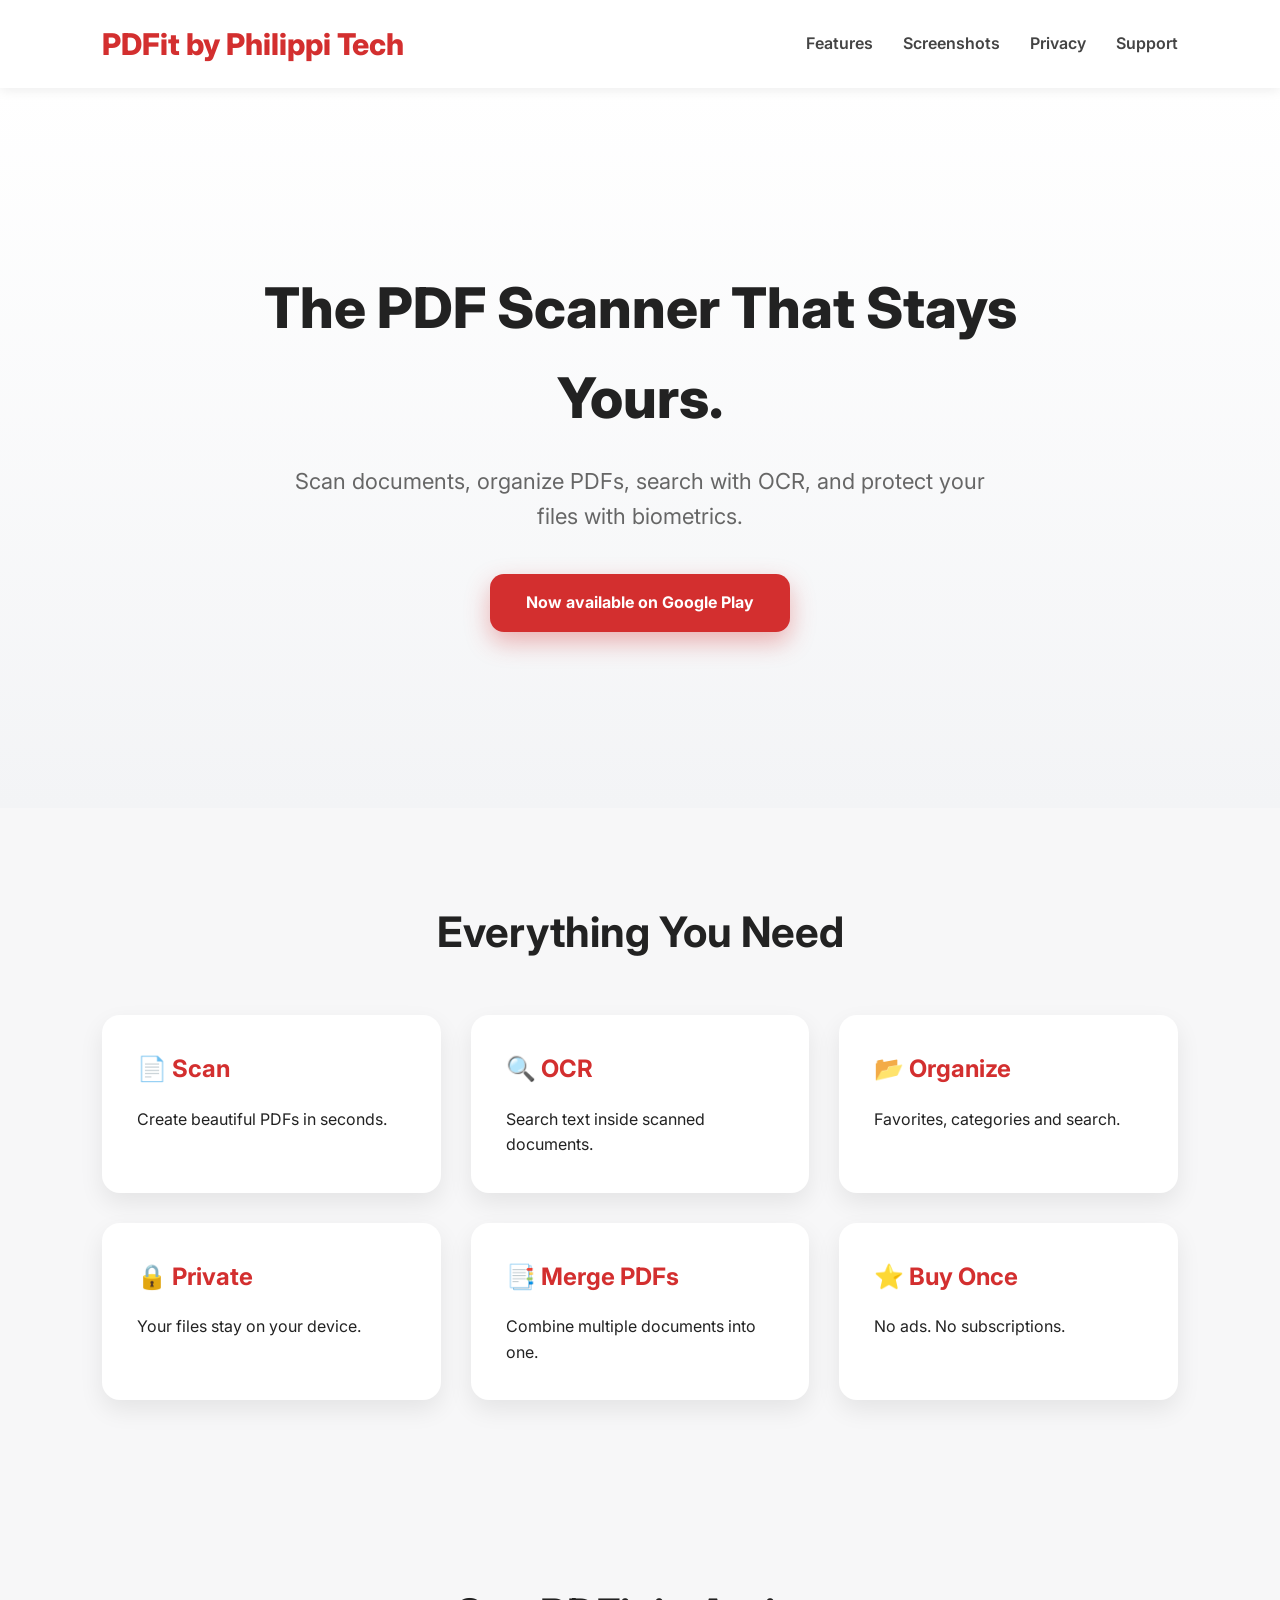
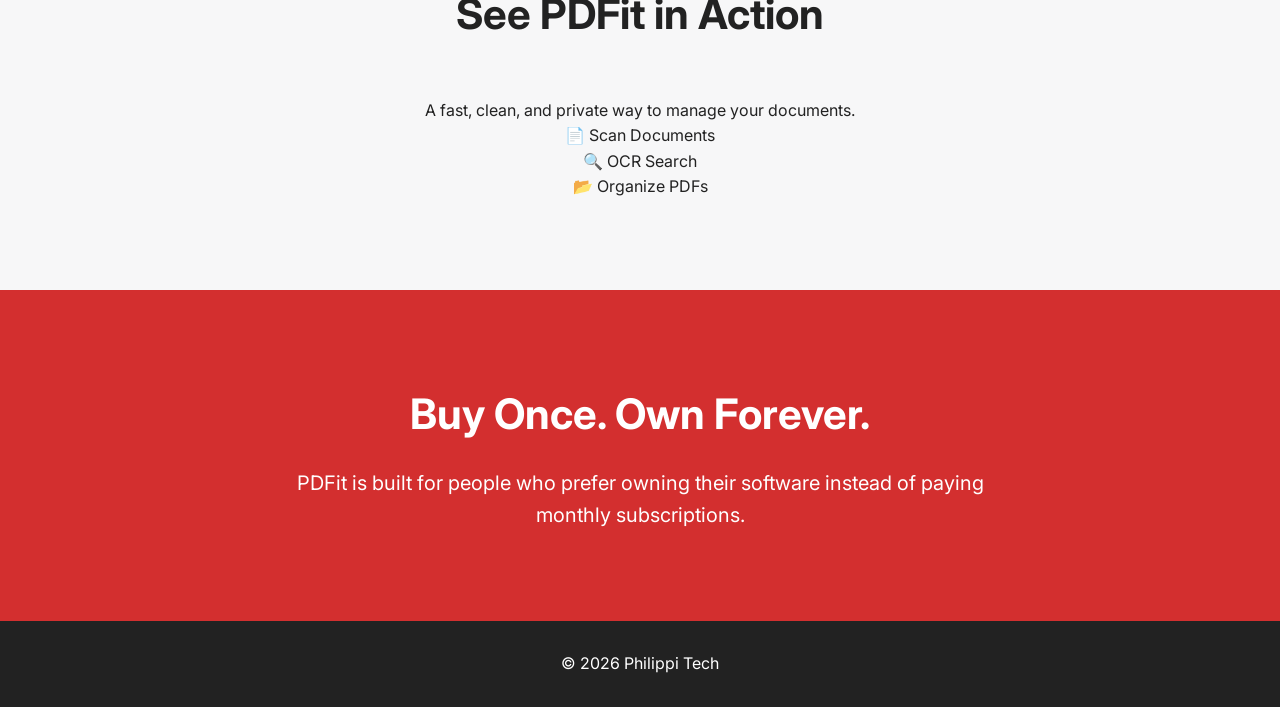
<file: index.html>
<!DOCTYPE html>
<html lang="en">
<head>
    <meta charset="UTF-8">
    <meta name="viewport" content="width=device-width, initial-scale=1.0">
    <title>PDFit | Scanner & OCR</title>

    <link rel="stylesheet" href="style.css">

    <link rel="preconnect" href="https://fonts.googleapis.com">
    <link rel="preconnect" href="https://fonts.gstatic.com" crossorigin>

    <link href="https://fonts.googleapis.com/css2?family=Inter:wght@300;400;600;700;800&display=swap" rel="stylesheet">
</head>

<body>

<header>

    <div class="logo">
        PDFit by Philippi Tech
    </div>

    <nav>

        <a href="#features">Features</a>

        <a href="#screenshots">Screenshots</a>

        <a href="privacy-policy.html">Privacy</a>

        <a href="support.html">Support</a>

    </nav>

</header>

<section class="hero">

    <h1>The PDF Scanner That Stays Yours.</h1>

    <p>

        Scan documents, organize PDFs, search with OCR,
        and protect your files with biometrics.

    </p>

    <div class="hero-buttons">

        <a class="primary-button" href="https://play.google.com/store/apps/details?id=com.philippitech.pdfit">
            Now available on Google Play
        </a>

    </div>

</section>

<section id="features">

    <h2>Everything You Need</h2>

    <div class="feature-grid">

        <div class="card">
            <h3>📄 Scan</h3>
            <p>Create beautiful PDFs in seconds.</p>
        </div>

        <div class="card">
            <h3>🔍 OCR</h3>
            <p>Search text inside scanned documents.</p>
        </div>

        <div class="card">
            <h3>📂 Organize</h3>
            <p>Favorites, categories and search.</p>
        </div>

        <div class="card">
            <h3>🔒 Private</h3>
            <p>Your files stay on your device.</p>
        </div>

        <div class="card">
            <h3>📑 Merge PDFs</h3>
            <p>Combine multiple documents into one.</p>
        </div>

        <div class="card">
            <h3>⭐ Buy Once</h3>
            <p>No ads. No subscriptions.</p>
        </div>

    </div>

</section>

<section id="screenshots">

    <h2>See PDFit in Action</h2>

    <p class="subtext">
        A fast, clean, and private way to manage your documents.
    </p>

    <div class="mockup-container">

        <div class="phone-mockup">
            <div class="screen">
                <p>📄 Scan Documents</p>
            </div>
        </div>

        <div class="phone-mockup">
            <div class="screen">
                <p>🔍 OCR Search</p>
            </div>
        </div>

        <div class="phone-mockup">
            <div class="screen">
                <p>📂 Organize PDFs</p>
            </div>
        </div>

    </div>

</section>


<section class="cta">

    <h2>Buy Once. Own Forever.</h2>

    <p>

        PDFit is built for people who prefer owning their software instead of paying monthly subscriptions.

    </p>

</section>

<footer>

    <p>

        © 2026 Philippi Tech

    </p>

</footer>

</body>
</html>
</file>
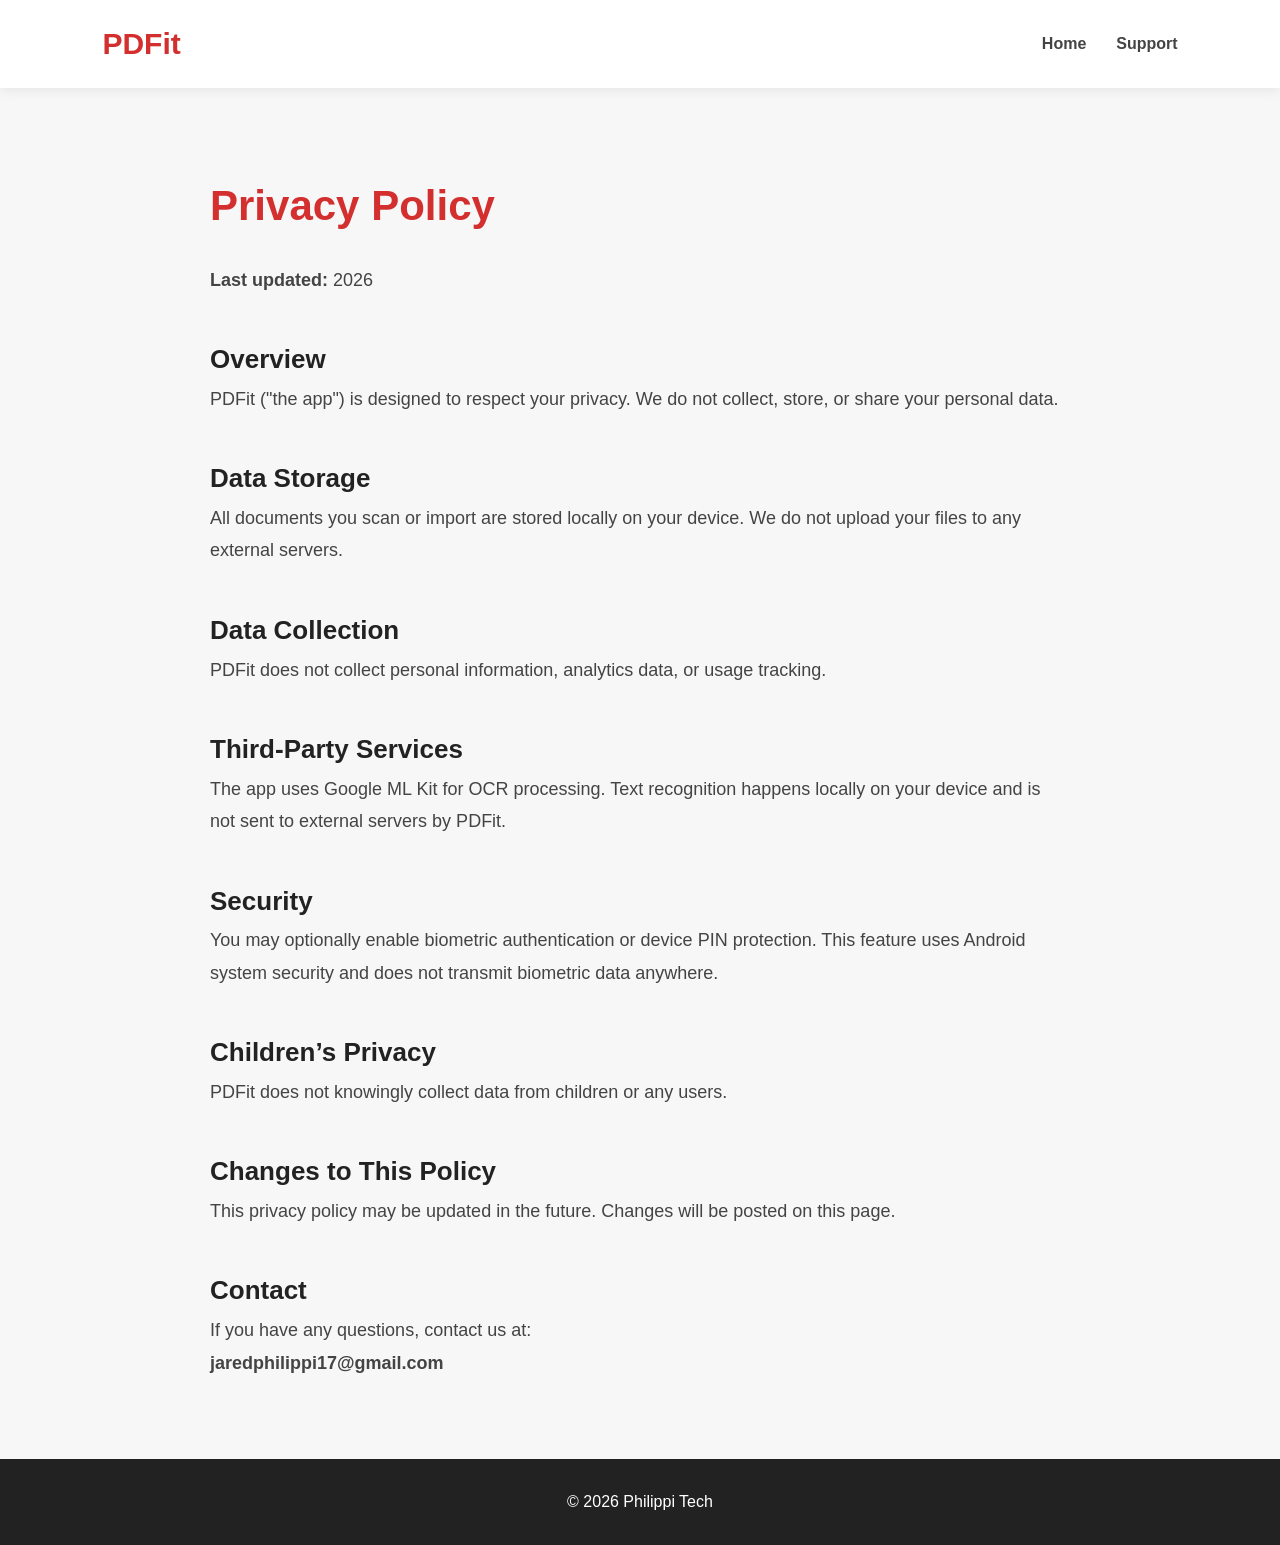
<file: privacy-policy.html>
<!DOCTYPE html>
<html lang="en">
<head>
    <meta charset="UTF-8">
    <meta name="viewport" content="width=device-width, initial-scale=1.0">
    <title>Privacy Policy | PDFit</title>

    <link rel="stylesheet" href="style.css">

    <style>
        .policy-container{
            max-width:900px;
            margin:auto;
            padding:80px 20px;
            line-height:1.8;
        }

        .policy-container h1{
            font-size:42px;
            margin-bottom:20px;
            color:#D32F2F;
        }

        .policy-container h2{
            margin-top:40px;
            font-size:26px;
        }

        .policy-container p{
            color:#444;
            font-size:18px;
        }
    </style>
</head>

<body>

<header>
    <div class="logo">PDFit</div>
    <nav>
        <a href="index.html">Home</a>
        <a href="support.html">Support</a>
    </nav>
</header>

<div class="policy-container">

    <h1>Privacy Policy</h1>

    <p><strong>Last updated:</strong> 2026</p>

    <h2>Overview</h2>
    <p>
        PDFit ("the app") is designed to respect your privacy.
        We do not collect, store, or share your personal data.
    </p>

    <h2>Data Storage</h2>
    <p>
        All documents you scan or import are stored locally on your device.
        We do not upload your files to any external servers.
    </p>

    <h2>Data Collection</h2>
    <p>
        PDFit does not collect personal information, analytics data, or usage tracking.
    </p>

    <h2>Third-Party Services</h2>
    <p>
        The app uses Google ML Kit for OCR processing.
        Text recognition happens locally on your device and is not sent to external servers by PDFit.
    </p>

    <h2>Security</h2>
    <p>
        You may optionally enable biometric authentication or device PIN protection.
        This feature uses Android system security and does not transmit biometric data anywhere.
    </p>

    <h2>Children’s Privacy</h2>
    <p>
        PDFit does not knowingly collect data from children or any users.
    </p>

    <h2>Changes to This Policy</h2>
    <p>
        This privacy policy may be updated in the future.
        Changes will be posted on this page.
    </p>

    <h2>Contact</h2>
    <p>
        If you have any questions, contact us at:<br>
        <strong>jaredphilippi17@gmail.com</strong>
    </p>

</div>

<footer>
    <p>© 2026 Philippi Tech</p>
</footer>

</body>
</html>
</file>
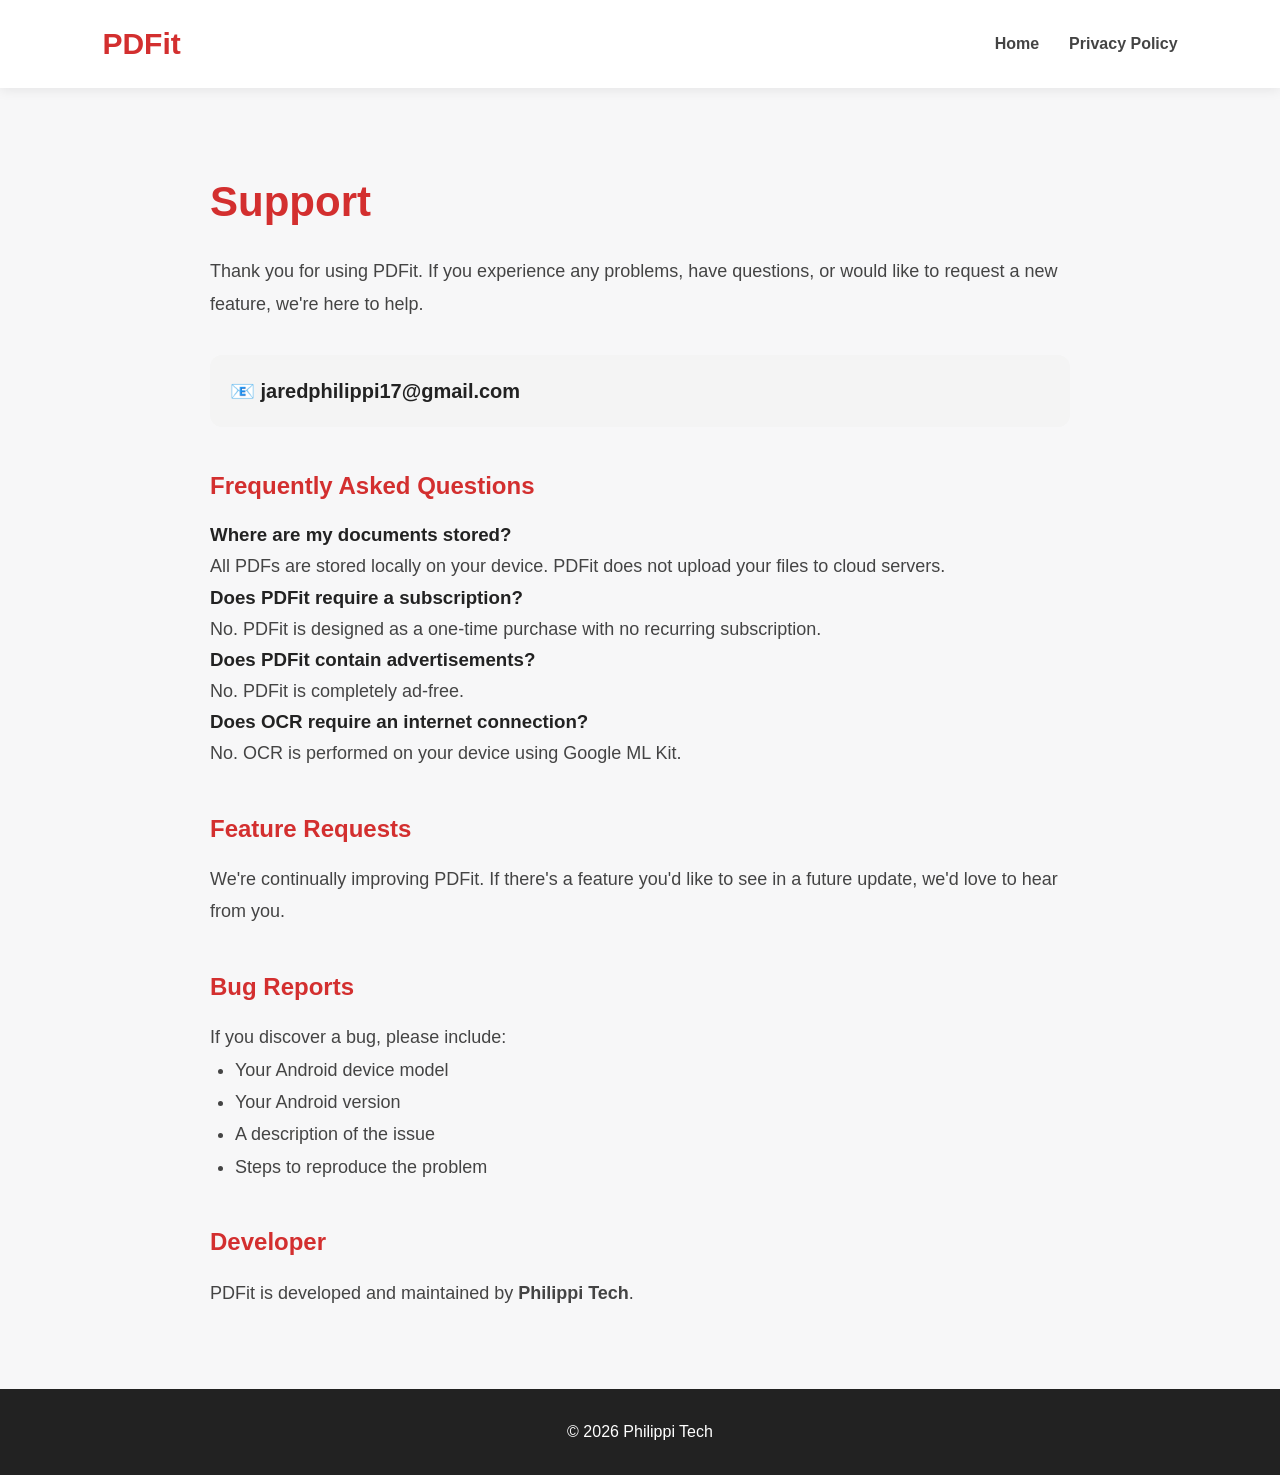
<file: support.html>
<!DOCTYPE html>
<html lang="en">
<head>
    <meta charset="UTF-8">
    <meta name="viewport" content="width=device-width, initial-scale=1.0">
    <title>Support | PDFit</title>

    <link rel="stylesheet" href="style.css">

    <style>
        .support-container{
            max-width:900px;
            margin:auto;
            padding:80px 20px;
        }

        .support-container h1{
            font-size:42px;
            color:#D32F2F;
            margin-bottom:20px;
        }

        .support-container h2{
            margin-top:40px;
            margin-bottom:15px;
            color:#D32F2F;
        }

        .support-container p,
        .support-container li{
            font-size:18px;
            line-height:1.8;
            color:#444;
        }

        .support-container ul{
            padding-left:25px;
        }

        .email-box{
            margin:35px 0;
            padding:20px;
            border-radius:12px;
            background:#f4f4f4;
            font-size:20px;
            font-weight:600;
        }
    </style>
</head>

<body>

<header>

    <div class="logo">PDFit</div>

    <nav>
        <a href="index.html">Home</a>
        <a href="privacy-policy.html">Privacy Policy</a>
    </nav>

</header>

<div class="support-container">

    <h1>Support</h1>

    <p>
        Thank you for using PDFit.
        If you experience any problems, have questions, or would like to request a new feature, we're here to help.
    </p>

    <div class="email-box">
        📧 jaredphilippi17@gmail.com
    </div>

    <h2>Frequently Asked Questions</h2>

    <h3>Where are my documents stored?</h3>

    <p>
        All PDFs are stored locally on your device.
        PDFit does not upload your files to cloud servers.
    </p>

    <h3>Does PDFit require a subscription?</h3>

    <p>
        No.
        PDFit is designed as a one-time purchase with no recurring subscription.
    </p>

    <h3>Does PDFit contain advertisements?</h3>

    <p>
        No.
        PDFit is completely ad-free.
    </p>

    <h3>Does OCR require an internet connection?</h3>

    <p>
        No.
        OCR is performed on your device using Google ML Kit.
    </p>

    <h2>Feature Requests</h2>

    <p>
        We're continually improving PDFit.
        If there's a feature you'd like to see in a future update, we'd love to hear from you.
    </p>

    <h2>Bug Reports</h2>

    <p>
        If you discover a bug, please include:
    </p>

    <ul>
        <li>Your Android device model</li>
        <li>Your Android version</li>
        <li>A description of the issue</li>
        <li>Steps to reproduce the problem</li>
    </ul>

    <h2>Developer</h2>

    <p>
        PDFit is developed and maintained by <strong>Philippi Tech</strong>.
    </p>

</div>

<footer>

    <p>© 2026 Philippi Tech</p>

</footer>

</body>
</html>
</file>
<file: style.css>
*{
    margin:0;
    padding:0;
    box-sizing:border-box;
}

html{
    scroll-behavior:smooth;
}

body{
    font-family:'Inter',sans-serif;
    background:#f7f7f8;
    color:#222;
    line-height:1.6;
}

/* ---------- Header ---------- */

header{
    position:sticky;
    top:0;
    background:white;
    display:flex;
    justify-content:space-between;
    align-items:center;
    padding:20px 8%;
    box-shadow:0 2px 12px rgba(0,0,0,.08);
    z-index:100;
}

.logo{
    font-size:30px;
    font-weight:800;
    color:#D32F2F;
}

nav{
    display:flex;
    gap:30px;
}

nav a{
    text-decoration:none;
    color:#444;
    font-weight:600;
    transition:.25s;
}

nav a:hover{
    color:#D32F2F;
}

/* ---------- Hero ---------- */

.hero{

    min-height:80vh;

    display:flex;
    flex-direction:column;

    justify-content:center;
    align-items:center;

    text-align:center;

    padding:80px 20px;

    background:
    linear-gradient(
        180deg,
        #ffffff,
        #f3f4f6
    );

}

.hero h1{

    font-size:56px;

    font-weight:800;

    max-width:850px;

    margin-bottom:20px;

}

.hero p{

    font-size:22px;

    color:#666;

    max-width:700px;

}

.hero-buttons{

    margin-top:40px;

}

.primary-button{

    display:inline-block;

    padding:16px 36px;

    background:#D32F2F;

    color:white;

    border-radius:14px;

    text-decoration:none;

    font-weight:700;

    transition:.25s;

    box-shadow:
    0 10px 24px rgba(211,47,47,.35);

}

.primary-button:hover{

    transform:translateY(-4px);

    background:#b71c1c;

}

/* ---------- Sections ---------- */

section{

    padding:90px 8%;

}

section h2{

    text-align:center;

    font-size:42px;

    margin-bottom:50px;

}

/* ---------- Features ---------- */

.feature-grid{

    display:grid;

    grid-template-columns:
    repeat(auto-fit,minmax(260px,1fr));

    gap:30px;

}

.card{

    background:white;

    border-radius:18px;

    padding:35px;

    box-shadow:
    0 10px 25px rgba(0,0,0,.08);

    transition:.25s;

}

.card:hover{

    transform:translateY(-8px);

}

.card h3{

    margin-bottom:18px;

    color:#D32F2F;

    font-size:24px;

}

/* ---------- Screenshots ---------- */

#screenshots{

    text-align:center;

}

/* ---------- CTA ---------- */

.cta{

    background:#D32F2F;

    color:white;

    text-align:center;

}

.cta h2{

    color:white;

    margin-bottom:20px;

}

.cta p{

    max-width:700px;

    margin:auto;

    font-size:20px;

}

/* ---------- Footer ---------- */

footer{

    background:#222;

    color:white;

    text-align:center;

    padding:30px;

}

/* ---------- Mobile ---------- */

@media(max-width:768px){

    header{

        flex-direction:column;

        gap:20px;

    }

    nav{

        flex-wrap:wrap;

        justify-content:center;

        gap:18px;

    }

    .hero h1{

        font-size:38px;

    }

    .hero p{

        font-size:18px;

    }

    section h2{

        font-size:34px;

    }
/* ---------- Screenshot Mockups ---------- */

.subtext{
    text-align:center;
    color:#666;
    margin-top:-30px;
    margin-bottom:50px;
    font-size:18px;
}

.mockup-container{
    display:flex;
    justify-content:center;
    gap:40px;
    flex-wrap:wrap;
}

.phone-mockup{
    width:220px;
    height:420px;
    background:#111;
    border-radius:40px;
    padding:12px;
    box-shadow:0 20px 40px rgba(0,0,0,.25);
    transition:.3s;
}

.phone-mockup:hover{
    transform:translateY(-10px);
}

.screen{
    width:100%;
    height:100%;
    background:white;
    border-radius:30px;
    display:flex;
    justify-content:center;
    align-items:center;
    font-weight:600;
    color:#D32F2F;
    font-size:18px;
    text-align:center;
    padding:20px;
}

}
</file>
